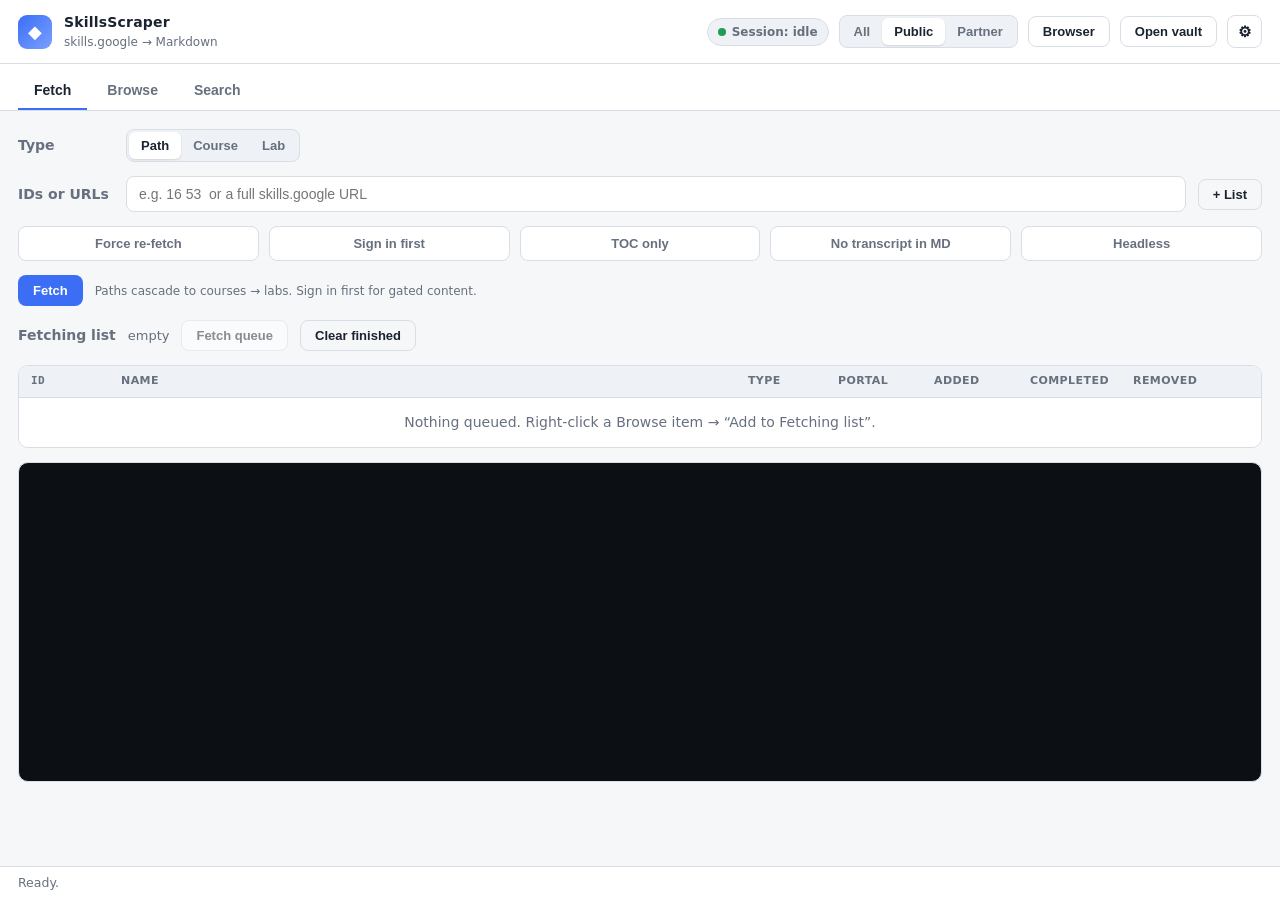
<file: gui/src/index.html>
<!doctype html>
<html lang="en">
  <head>
    <meta charset="UTF-8" />
    <meta name="viewport" content="width=device-width, initial-scale=1.0" />
    <title>SkillsScraper</title>
    <link rel="stylesheet" href="styles.css" />
  </head>
  <body>
    <header class="topbar">
      <div class="brand">
        <span class="logo">◆</span>
        <div>
          <div class="title">SkillsScraper</div>
          <div class="subtitle">skills.google → Markdown</div>
        </div>
      </div>
      <div class="topbar-actions">
        <span class="session-chip" id="sessionChip" hidden></span>
        <div class="portal-toggle" id="portalToggle" title="Portal — applies to every tab">
          <button data-portal="all">All</button>
          <button data-portal="public" class="active">Public</button>
          <button data-portal="partner">Partner</button>
        </div>
        <button class="btn" id="browserBtn" title="Open a browser you can sign in and browse in; it stays open and your fetches reuse it">Browser</button>
        <button class="btn ghost" id="vaultBtn">Open vault</button>
        <button class="btn ghost icon-btn" id="settingsBtn" title="Settings — choose where files are saved" aria-label="Settings">⚙</button>
      </div>
    </header>

    <nav class="tabs" id="tabs">
      <button data-tab="fetch" class="active">Fetch</button>
      <button data-tab="browse">Browse</button>
      <button data-tab="search">Search</button>
    </nav>

    <!-- Session banner: appears on relaunch when the previous session was
         interrupted (crash/force-quit while running) and/or the fetching list
         still has waiting items, offering to resume them. -->
    <div class="session-banner" id="sessionBanner" hidden>
      <span class="session-banner-icon" id="sessionBannerIcon">⚠</span>
      <span id="sessionBannerText"></span>
      <span class="session-banner-actions">
        <button class="btn primary" id="sessionResume">Resume queue</button>
        <button class="btn ghost" id="sessionDismiss">Dismiss</button>
      </span>
    </div>

    <main>
      <!-- FETCH -->
      <section class="panel active" data-panel="fetch">
        <div class="row">
          <label>Type</label>
          <div class="segmented" id="fetchKind">
            <button data-kind="path" class="active">Path</button>
            <button data-kind="course">Course</button>
            <button data-kind="lab">Lab</button>
          </div>
        </div>
        <div class="row">
          <label>IDs or URLs</label>
          <input id="fetchIds" type="text" placeholder="e.g. 16 53  or a full skills.google URL" />
          <button class="btn ghost" id="addQueueBtn" title="Add these IDs to the fetching list instead of fetching now">+ List</button>
        </div>
        <div class="row toggles" id="fetchToggles">
          <button type="button" class="toggle" data-opt="force">Force re-fetch</button>
          <button type="button" class="toggle" data-opt="signin" title="Open the sign-in page and wait before fetching">Sign in first</button>
          <button type="button" class="toggle" data-opt="toc">TOC only</button>
          <button type="button" class="toggle" data-opt="noTranscript" title="Transcripts are still fetched into the data; this only omits them from the Markdown">No transcript in MD</button>
          <button type="button" class="toggle" data-opt="headless">Headless</button>
        </div>
        <div class="row">
          <button class="btn primary" id="fetchBtn">Fetch</button>
          <button class="btn danger" id="stopBtn" hidden>■ Stop</button>
          <span class="hint">Paths cascade to courses → labs. Sign in first for gated content.</span>
        </div>

        <!-- Fetching list: a persistent queue (add from here or the Browse
             right-click menu); "Fetch queue" runs all waiting items. -->
        <div class="row queue-head">
          <label>Fetching list</label>
          <span class="count" id="queueCount">empty</span>
          <button class="btn" id="queueRunBtn">Fetch queue</button>
          <button class="btn ghost" id="queueClearBtn">Clear finished</button>
        </div>
        <div class="table-wrap queue-wrap">
          <table id="queueTable">
            <thead>
              <tr>
                <th class="cell-id">ID</th>
                <th>Name</th>
                <th class="cell-type">Type</th>
                <th class="cell-portal">Portal</th>
                <th class="q-time">Added</th>
                <th class="q-time">Completed</th>
                <th class="q-time">Removed</th>
                <th class="q-act"></th>
              </tr>
            </thead>
            <tbody></tbody>
          </table>
        </div>

        <pre class="console" id="console" aria-live="polite"></pre>
      </section>

      <!-- BROWSE -->
      <section class="panel" data-panel="browse">
        <div class="sticky-toolbar">
        <div class="row filters">
          <label>Type</label>
          <div class="segmented" id="browseKind">
            <button data-kind="paths" class="active">Paths</button>
            <button data-kind="courses">Courses</button>
            <button data-kind="labs">Labs</button>
          </div>
          <label>Sort</label>
          <div class="segmented" id="browseSort">
            <button data-sort="name" class="active">Name</button>
            <button data-sort="id">ID</button>
            <button data-sort="status">Status</button>
          </div>
          <button class="btn" id="browseBtn">Refresh</button>
          <button class="btn ghost" id="browseSyncBtn" title="Fetch the catalog from the website (opens a headless browser; slower). Needed on first run.">⟳ Sync</button>
          <label>Theme</label>
          <select id="pdfTheme" class="select" title="PDF theme"></select>
          <button class="btn" id="genPdfBtn" title="Select a row, then generate its PDF" disabled>Generate PDF</button>
          <span class="count" id="browseCount"></span>
        </div>
        </div>
        <div class="table-wrap"><table id="browseTable"><tbody></tbody></table></div>
      </section>

      <!-- SEARCH -->
      <section class="panel" data-panel="search">
        <div class="sticky-toolbar">
        <div class="row">
          <input id="searchQuery" type="text" placeholder="Search titles and metadata…" />
          <button class="btn" id="searchBtn">Search</button>
          <span class="count" id="searchCount"></span>
        </div>
        <div class="row filters">
          <label>Type</label>
          <div class="segmented" id="searchKind">
            <button data-kind="all" class="active">All</button>
            <button data-kind="paths">Paths</button>
            <button data-kind="courses">Courses</button>
            <button data-kind="labs">Labs</button>
          </div>
          <label>Sort</label>
          <div class="segmented" id="searchSort">
            <button data-sort="name" class="active">Name</button>
            <button data-sort="id">ID</button>
            <button data-sort="status">Status</button>
          </div>
        </div>
        </div>
        <div class="table-wrap"><table id="searchTable"><tbody></tbody></table></div>
      </section>
    </main>

    <!-- Persistent browser modal -->
    <div class="modal-backdrop" id="browserModal" hidden>
      <div class="modal">
        <h2>Browser open</h2>
        <p>A browser window is open. Sign in and browse freely — it stays open, and your fetches reuse this same window (no need to tick “Sign in first”).</p>
        <div class="modal-actions">
          <button class="btn" id="browserDismiss">Keep open</button>
          <button class="btn danger" id="browserClose">Close browser</button>
        </div>
      </div>
    </div>

    <!-- Reuse-impossible modal: the open browser stopped responding -->
    <div class="modal-backdrop" id="browserStaleModal" hidden>
      <div class="modal">
        <h2>Browser not responding</h2>
        <p>The browser you opened isn’t responding. Close it and continue? Your fetch will open a fresh browser window.</p>
        <div class="modal-actions">
          <button class="btn" id="staleCancel">Cancel</button>
          <button class="btn primary" id="staleContinue">Close &amp; continue</button>
        </div>
      </div>
    </div>

    <!-- Item management: right-click context menu on Browse rows (#17) -->
    <div class="context-menu" id="rowMenu" hidden>
      <button class="ctx-item" id="ctxAddQueue">Add to Fetching list</button>
      <button class="ctx-item" id="ctxRename">Rename…</button>
      <button class="ctx-item ctx-danger" id="ctxDelete">Delete</button>
    </div>

    <!-- Delete-confirm modal (#17) -->
    <div class="modal-backdrop" id="deleteModal" hidden>
      <div class="modal">
        <h2>Delete item?</h2>
        <p id="deleteText">This removes the item from the database and its files. This cannot be undone.</p>
        <div class="modal-actions">
          <button class="btn" id="deleteCancel">Cancel</button>
          <button class="btn danger" id="deleteConfirm">Delete</button>
        </div>
      </div>
    </div>

    <!-- Rename modal (#17) -->
    <div class="modal-backdrop" id="renameModal" hidden>
      <div class="modal">
        <h2>Rename item</h2>
        <input id="renameInput" type="text" placeholder="New name" />
        <div class="modal-actions">
          <button class="btn" id="renameCancel">Cancel</button>
          <button class="btn primary" id="renameConfirm">Rename</button>
        </div>
      </div>
    </div>

    <!-- PDF: item not fully fetched — confirm before generating -->
    <div class="modal-backdrop" id="pdfIncompleteModal" hidden>
      <div class="modal">
        <h2>Not fully fetched</h2>
        <p id="pdfIncompleteText">This item isn’t fully fetched yet — the PDF may be missing sections. Generate anyway?</p>
        <div class="modal-actions">
          <button class="btn" id="pdfIncompleteCancel">Cancel</button>
          <button class="btn primary" id="pdfIncompleteContinue">Generate anyway</button>
        </div>
      </div>
    </div>

    <!-- PDF setup: PDF rendering shells out to pandoc + typst and draws the
         theme's fonts from the system font book, none of which ships with the
         app. This lists what's still missing and the exact per-OS step that
         fixes it, from `pdf --doctor --json`. Missing tools block generation;
         missing fonts only degrade it (typst substitutes silently), so those
         offer "Generate anyway". -->
    <div class="modal-backdrop" id="pdfSetupModal" hidden>
      <div class="modal modal-wide">
        <h2>PDF setup</h2>
        <p class="modal-sub" id="pdfSetupSub"></p>
        <div class="setup-list" id="pdfSetupList"></div>
        <div class="modal-actions spread">
          <button class="btn ghost" id="pdfSetupRecheck">Re-check</button>
          <span class="grow"></span>
          <button class="btn" id="pdfSetupClose">Close</button>
          <button class="btn primary" id="pdfSetupAnyway" hidden>Generate anyway</button>
        </div>
      </div>
    </div>

    <!-- Auth-required modal (fetch hit a sign-in redirect) -->
    <div class="modal-backdrop" id="authModal" hidden>
      <div class="modal">
        <h2>Sign-in required</h2>
        <p>The site asked you to sign in. Sign in to Google Skills in the browser window that opened, then click Continue — the fetch resumes in the same session.</p>
        <div class="modal-actions">
          <button class="btn primary" id="authContinue">Continue</button>
        </div>
      </div>
    </div>

    <!-- Settings dialog: choose where the app reads/writes files. Blank fields
         fall back to the default shown as placeholder; the values are persisted
         as settings.json and mapped onto the CSB_* env vars the core honors. -->
    <div class="modal-backdrop" id="settingsModal" hidden>
      <div class="modal modal-wide">
        <h2>Settings</h2>
        <p class="modal-sub">Choose where your files live. Leave a field blank to use the default shown. Changes apply to your next fetch.</p>
        <div class="settings-grid">
          <label for="setData">Data <span class="muted">(JSON &amp; database)</span></label>
          <div class="path-row">
            <input id="setData" type="text" data-key="data" spellcheck="false" />
            <button class="btn ghost" data-choose="setData">Choose…</button>
          </div>

          <label for="setVault">Vault <span class="muted">(Markdown output)</span></label>
          <div class="path-row">
            <input id="setVault" type="text" data-key="vault" spellcheck="false" />
            <button class="btn ghost" data-choose="setVault">Choose…</button>
          </div>

          <label for="setLogs">Logs <span class="muted">(per-run activity)</span></label>
          <div class="path-row">
            <input id="setLogs" type="text" data-key="logs" spellcheck="false" />
            <button class="btn ghost" data-choose="setLogs">Choose…</button>
          </div>

          <label for="setProfile">Browser profile <span class="muted">(sign-in)</span></label>
          <div class="path-row">
            <input id="setProfile" type="text" data-key="profile" spellcheck="false" />
            <button class="btn ghost" data-choose="setProfile">Choose…</button>
          </div>

          <label for="setThemes">PDF themes</label>
          <div class="path-row">
            <input id="setThemes" type="text" data-key="themes" spellcheck="false" />
            <button class="btn ghost" data-choose="setThemes">Choose…</button>
          </div>

          <label>PDF toolchain</label>
          <div class="path-row">
            <button class="btn ghost" id="settingsPdfCheck">Check PDF setup…</button>
            <span class="hint">pandoc, typst, and the theme's fonts</span>
          </div>

          <label for="setPortal">Default portal</label>
          <div class="path-row">
            <select id="setPortal" class="select">
              <option value="public">Public</option>
              <option value="partner">Partner</option>
            </select>
          </div>
        </div>
        <div class="modal-actions spread">
          <button class="btn ghost" id="settingsReset" title="Clear all fields so each uses its default">Reset to defaults</button>
          <span class="grow"></span>
          <button class="btn" id="settingsCancel">Cancel</button>
          <button class="btn primary" id="settingsSave">Save</button>
        </div>
      </div>
    </div>

    <div class="statusbar" id="statusbar">Ready.</div>
    <script src="main.js"></script>
  </body>
</html>
</file>
<file: gui/src/styles.css>
:root {
  --bg: #f6f7f9;
  --surface: #ffffff;
  --surface-2: #eef1f5;
  --border: #d9dee6;
  --text: #1b2330;
  --muted: #66707e;
  --accent: #3b6ef5;
  --accent-ink: #ffffff;
  --ok: #1f9d55;
  --mono: ui-monospace, SFMono-Regular, Menlo, Consolas, monospace;
}
@media (prefers-color-scheme: dark) {
  :root {
    --bg: #12151b;
    --surface: #1a1f27;
    --surface-2: #222834;
    --border: #2c3543;
    --text: #e6eaf0;
    --muted: #94a0b0;
    --accent: #5b86f7;
    --accent-ink: #0b1220;
    --ok: #35c07a;
  }
}

* { box-sizing: border-box; }
html, body { height: 100%; }
body {
  margin: 0;
  font: 14px/1.5 system-ui, -apple-system, "Segoe UI", Roboto, sans-serif;
  color: var(--text);
  background: var(--bg);
  display: flex;
  flex-direction: column;
}

/* Top bar */
.topbar {
  display: flex; align-items: center; justify-content: space-between;
  padding: 12px 18px; background: var(--surface);
  border-bottom: 1px solid var(--border);
}
.brand { display: flex; align-items: center; gap: 12px; }
.logo {
  width: 34px; height: 34px; border-radius: 9px;
  display: grid; place-items: center; font-size: 18px;
  background: linear-gradient(135deg, var(--accent), #7aa0ff); color: #fff;
}
.title { font-weight: 700; letter-spacing: .2px; }
.subtitle { color: var(--muted); font-size: 12px; }
.topbar-actions { display: flex; align-items: center; gap: 10px; }

/* Buttons */
.btn {
  border: 1px solid var(--border); background: var(--surface);
  color: var(--text); padding: 7px 14px; border-radius: 8px;
  cursor: pointer; font-size: 13px; font-weight: 600;
}
.btn:hover { border-color: var(--accent); }
.btn.primary { background: var(--accent); color: var(--accent-ink); border-color: transparent; }
.btn.primary:hover { filter: brightness(1.05); }
.btn.ghost { background: transparent; }
.btn.danger { background: var(--danger, #d64545); color: #fff; border-color: transparent; }
.btn.danger:hover { filter: brightness(1.05); border-color: transparent; }
.btn:disabled { opacity: .5; cursor: default; }

/* Portal toggle + segmented controls */
.portal-toggle, .segmented {
  display: inline-flex; background: var(--surface-2);
  border: 1px solid var(--border); border-radius: 8px; padding: 2px;
}
.portal-toggle button, .segmented button {
  border: 0; background: transparent; color: var(--muted);
  padding: 6px 12px; border-radius: 6px; cursor: pointer; font-weight: 600; font-size: 13px;
}
.portal-toggle button.active, .segmented button.active {
  background: var(--surface); color: var(--text); box-shadow: 0 1px 2px rgba(0,0,0,.12);
}

/* Tabs */
.tabs { display: flex; gap: 4px; padding: 8px 18px 0; background: var(--surface); border-bottom: 1px solid var(--border); }
.tabs button {
  border: 0; background: transparent; color: var(--muted);
  padding: 10px 16px; cursor: pointer; font-weight: 600; font-size: 14px;
  border-bottom: 2px solid transparent;
}
.tabs button.active { color: var(--text); border-bottom-color: var(--accent); }

/* Panels */
main { flex: 1; overflow: auto; padding: 18px; }
.panel { display: none; }
.panel.active { display: block; }
.row { display: flex; align-items: center; gap: 12px; margin-bottom: 14px; flex-wrap: wrap; }
.row > label { width: 96px; color: var(--muted); font-weight: 600; }
.options { gap: 18px; }
.chk { display: inline-flex; align-items: center; gap: 6px; color: var(--text); font-weight: 500; width: auto; }

/* Fetch option toggles: even-width buttons across one row. */
.toggles { display: flex; gap: 10px; }
.toggle {
  flex: 1; text-align: center; padding: 9px 12px; border-radius: 8px;
  border: 1px solid var(--border); background: var(--surface); color: var(--muted);
  font-size: 13px; font-weight: 600; cursor: pointer;
}
.toggle:hover { border-color: var(--accent); }
.toggle.active { background: var(--accent); color: var(--accent-ink); border-color: transparent; }
input[type="text"] {
  flex: 1; min-width: 220px; padding: 9px 12px; border-radius: 8px;
  border: 1px solid var(--border); background: var(--surface); color: var(--text); font-size: 14px;
}
input[type="text"]:focus { outline: none; border-color: var(--accent); }
.hint { color: var(--muted); font-size: 12px; }
.count { color: var(--muted); font-size: 13px; }

/* Console */
.console {
  background: #0c0f14; color: #cdd6e4; border-radius: 10px; border: 1px solid var(--border);
  padding: 14px; height: 320px; overflow: auto; font-family: var(--mono); font-size: 12.5px;
  white-space: pre-wrap; word-break: break-word; margin: 0;
}

/* Tables */
.table-wrap { border: 1px solid var(--border); border-radius: 10px; overflow: hidden; }
table { width: 100%; border-collapse: collapse; background: var(--surface); }
td { padding: 9px 12px; border-bottom: 1px solid var(--border); }
tr:last-child td { border-bottom: 0; }
tr:hover td { background: var(--surface-2); }
/* Fetched rows can be double-clicked to open their Markdown. */
tr.openable { cursor: pointer; }
.cell-id { font-family: var(--mono); color: var(--muted); width: 90px; }
.cell-type { color: var(--muted); width: 90px; text-transform: capitalize; }
.cell-portal { width: 96px; }
.cell-status { width: 128px; white-space: nowrap; }

/* Portal badge */
.badge {
  display: inline-block; padding: 2px 9px; border-radius: 999px;
  font-size: 11.5px; font-weight: 700; text-transform: capitalize;
  border: 1px solid transparent;
}
.badge-public { background: rgba(59,110,245,.14); color: var(--accent); border-color: rgba(59,110,245,.3); }
.badge-partner { background: rgba(214,158,46,.16); color: #c98a1a; border-color: rgba(214,158,46,.34); }
/* Fetch-status badges */
.badge-fetched { background: rgba(34,160,90,.15); color: #1a7f43; border-color: rgba(34,160,90,.32); text-transform: none; }
.badge-unfetched { background: transparent; color: var(--muted); border-color: var(--border); text-transform: none; font-weight: 600; }
@media (prefers-color-scheme: dark) {
  .badge-partner { color: #e6b450; }
  .badge-fetched { color: #4ade80; }
}

/* Filter row: compact inline labels */
.filters label { width: auto; }

/* Browse/Search toolbar stays fixed while the list scrolls (like the Fetch tab).
   It sticks to the top of the scrolling <main>; the opaque background and z-index
   keep rows hidden as they scroll underneath. The negative top margin cancels
   main's 18px top padding so the toolbar sticks flush against the tabs, and the
   matching padding keeps its original spacing; a bottom border divides it from
   the list. */
.sticky-toolbar {
  position: sticky;
  top: 0;
  z-index: 6;
  background: var(--bg);
  margin: 0 -18px 14px;
  padding: 0 18px 10px;
  border-bottom: 1px solid var(--border);
}
/* Cover main's 18px top padding so rows can't peek above the toolbar while
   scrolling (a real overlay in the toolbar's stacking context, above the rows). */
.sticky-toolbar::before {
  content: "";
  position: absolute;
  left: 0;
  right: 0;
  top: -18px;
  height: 18px;
  background: var(--bg);
}
/* The wrapper supplies the bottom spacing, so its last control row shouldn't. */
.sticky-toolbar .row:last-child { margin-bottom: 0; }

/* PDF theme picker */
.select {
  padding: 8px 10px; border-radius: 8px; border: 1px solid var(--border);
  background: var(--surface); color: var(--text); font-size: 13px; font-weight: 600; cursor: pointer;
}
.select:focus { outline: none; border-color: var(--accent); }
/* The Browse row currently selected as the Generate PDF target. */
tr.selected td { background: rgba(59,110,245,.12); }
tr.selected td.cell-id { box-shadow: inset 3px 0 0 var(--accent); }

/* Right-click context menu on Browse rows (#17) */
.context-menu {
  position: fixed; z-index: 30; min-width: 160px; padding: 6px;
  background: var(--surface); border: 1px solid var(--border);
  border-radius: 10px; box-shadow: 0 8px 24px rgba(0,0,0,.35);
  display: flex; flex-direction: column; gap: 2px;
}
.context-menu[hidden] { display: none; }
.ctx-item {
  text-align: left; padding: 8px 10px; border-radius: 6px; border: 0;
  background: transparent; color: var(--text); font-size: 13px; font-weight: 600; cursor: pointer;
}
.ctx-item:hover { background: var(--surface-2); }
.ctx-danger { color: #d64545; }
.ctx-danger:hover { background: rgba(214,69,69,.14); }
#renameInput { width: 100%; margin-bottom: 4px; }

/* Fetching list (queue) */
.queue-head { margin-top: 6px; }
.queue-head label { width: auto; }
.queue-wrap { max-height: 240px; overflow: auto; margin-bottom: 14px; }
#queueTable th {
  text-align: left; padding: 7px 12px; font-size: 11px; font-weight: 700;
  text-transform: uppercase; letter-spacing: .04em; color: var(--muted);
  border-bottom: 1px solid var(--border);
  position: sticky; top: 0; background: var(--surface-2); z-index: 1;
}
.q-time { width: 96px; white-space: nowrap; }
#queueTable td.q-time { color: var(--muted); font-size: 12px; }
#queueTable td.q-done-time { color: var(--ok); }
.q-act { width: 44px; text-align: center; }
/* Finished (done/removed) rows are dimmed. */
#queueTable tr.q-done td, #queueTable tr.q-removed td { opacity: .55; }
.q-remove {
  border: 0; background: transparent; color: var(--muted); cursor: pointer;
  font-size: 15px; line-height: 1; padding: 2px 7px; border-radius: 6px;
}
.q-remove:hover { color: #d64545; background: rgba(214,69,69,.14); }
.q-empty td { color: var(--muted); padding: 14px 12px; text-align: center; }

/* Modal */
.modal-backdrop {
  position: fixed; inset: 0; background: rgba(0,0,0,.45);
  display: grid; place-items: center; z-index: 20;
}
/* The [hidden] attribute must win over the display:grid above. */
.modal-backdrop[hidden] { display: none; }
.modal { background: var(--surface); border: 1px solid var(--border); border-radius: 14px; padding: 24px; width: min(440px, 90vw); }
.modal h2 { margin: 0 0 8px; font-size: 18px; }
.modal p { color: var(--muted); margin: 0 0 18px; }
.modal-actions { display: flex; justify-content: flex-end; gap: 10px; }
/* Reset/Cancel/Save row: push Reset to the left, the rest to the right. */
.modal-actions.spread { justify-content: flex-start; align-items: center; }
.modal-actions .grow { flex: 1; }

/* Square icon-only topbar button (the ⚙ settings gear). */
.icon-btn { padding: 8px 10px; line-height: 1; font-size: 15px; }

/* Settings dialog: wider modal with a label/control grid of folder pickers. */
.modal.modal-wide { width: min(620px, 92vw); }
.modal-sub { color: var(--muted); margin: 0 0 18px; font-size: 13px; }
.modal .muted { color: var(--muted); font-weight: 400; }
.settings-grid {
  display: grid; grid-template-columns: max-content 1fr;
  gap: 12px 16px; align-items: center; margin-bottom: 20px;
}
.settings-grid > label { font-size: 13px; font-weight: 600; white-space: nowrap; }
.path-row { display: flex; gap: 8px; align-items: center; min-width: 0; }
.path-row input, .path-row .select { flex: 1; min-width: 0; }
.path-row input {
  padding: 8px 10px; border: 1px solid var(--border); border-radius: 8px;
  background: var(--surface-2); color: var(--text); font-size: 13px;
  font-family: var(--mono);
}
.path-row input:focus { outline: none; border-color: var(--accent); }
.path-row input::placeholder { color: var(--muted); opacity: .7; }
.path-row .btn { white-space: nowrap; }
@media (max-width: 560px) {
  .settings-grid { grid-template-columns: 1fr; gap: 6px 0; }
  .settings-grid > label { margin-top: 8px; }
}

/* PDF setup checklist: one row per tool/font, each carrying the exact step that
   fixes it (a copyable install command or a download link). */
.setup-list { margin-bottom: 20px; max-height: 46vh; overflow-y: auto; }
.setup-group {
  color: var(--muted); font-size: 12px; font-weight: 700;
  text-transform: uppercase; letter-spacing: .04em; margin: 14px 0 6px;
}
.setup-group:first-child { margin-top: 0; }
/* Paths keep their real casing — the heading around them is uppercased. */
.setup-group-path {
  text-transform: none; letter-spacing: 0; font-weight: 400;
  font-family: var(--mono);
}
.setup-row {
  display: flex; gap: 10px; align-items: center;
  padding: 7px 0; border-bottom: 1px solid var(--border);
}
.setup-row:last-child { border-bottom: 0; }
.setup-mark { width: 1.1em; text-align: center; font-weight: 700; flex: none; }
.setup-row.ok .setup-mark { color: var(--ok); }
.setup-row.bad .setup-mark { color: var(--danger, #d64545); }
.setup-row.unknown .setup-mark { color: var(--muted); }
.setup-name { font-weight: 600; font-size: 13px; min-width: 92px; flex: none; }
.setup-detail {
  color: var(--muted); font-size: 12.5px; flex: 1; min-width: 0;
  overflow: hidden; text-overflow: ellipsis; white-space: nowrap;
}
.setup-detail.cmd { font-family: var(--mono); color: var(--text); }
.setup-row .btn { white-space: nowrap; padding: 4px 9px; font-size: 12px; }
/* The note under the font list (e.g. "run fc-cache -f afterwards"). */
.setup-note { color: var(--muted); font-size: 12px; margin-top: 8px; }

/* Session status chip (topbar): a compact live indicator of the session —
   idle, a running fetch, or waiting queue items. Hover for started-at. */
.session-chip {
  display: inline-flex; align-items: center; gap: 6px;
  padding: 4px 10px; border-radius: 999px; font-size: 12px; font-weight: 600;
  background: var(--surface-2); border: 1px solid var(--border); color: var(--muted);
  white-space: nowrap; cursor: default;
}
.session-chip[hidden] { display: none; }
.session-chip::before {
  content: ""; width: 8px; height: 8px; border-radius: 50%; background: var(--muted);
}
.session-chip.running::before { background: var(--ok); }
.session-chip.fetching::before { background: var(--accent); animation: session-pulse 1.2s ease-in-out infinite; }
.session-chip.waiting::before { background: #c98a1a; }
@keyframes session-pulse { 0%, 100% { opacity: 1; } 50% { opacity: .3; } }

/* Session banner: shown on relaunch to surface an interrupted/in-progress
   session and offer to resume the waiting items. */
.session-banner {
  display: flex; align-items: center; gap: 12px;
  padding: 10px 18px; background: rgba(214,158,46,.14);
  border-bottom: 1px solid rgba(214,158,46,.34); color: var(--text); font-size: 13px;
}
.session-banner[hidden] { display: none; }
.session-banner-icon { font-size: 16px; }
.session-banner-actions { margin-left: auto; display: flex; gap: 8px; white-space: nowrap; }
@media (prefers-color-scheme: dark) {
  .session-banner { background: rgba(214,158,46,.12); }
}

/* Status bar */
.statusbar {
  padding: 7px 18px; background: var(--surface); border-top: 1px solid var(--border);
  color: var(--muted); font-size: 12.5px;
}
.statusbar.busy { color: var(--accent); }
.statusbar.ok { color: var(--ok); }
</file>
